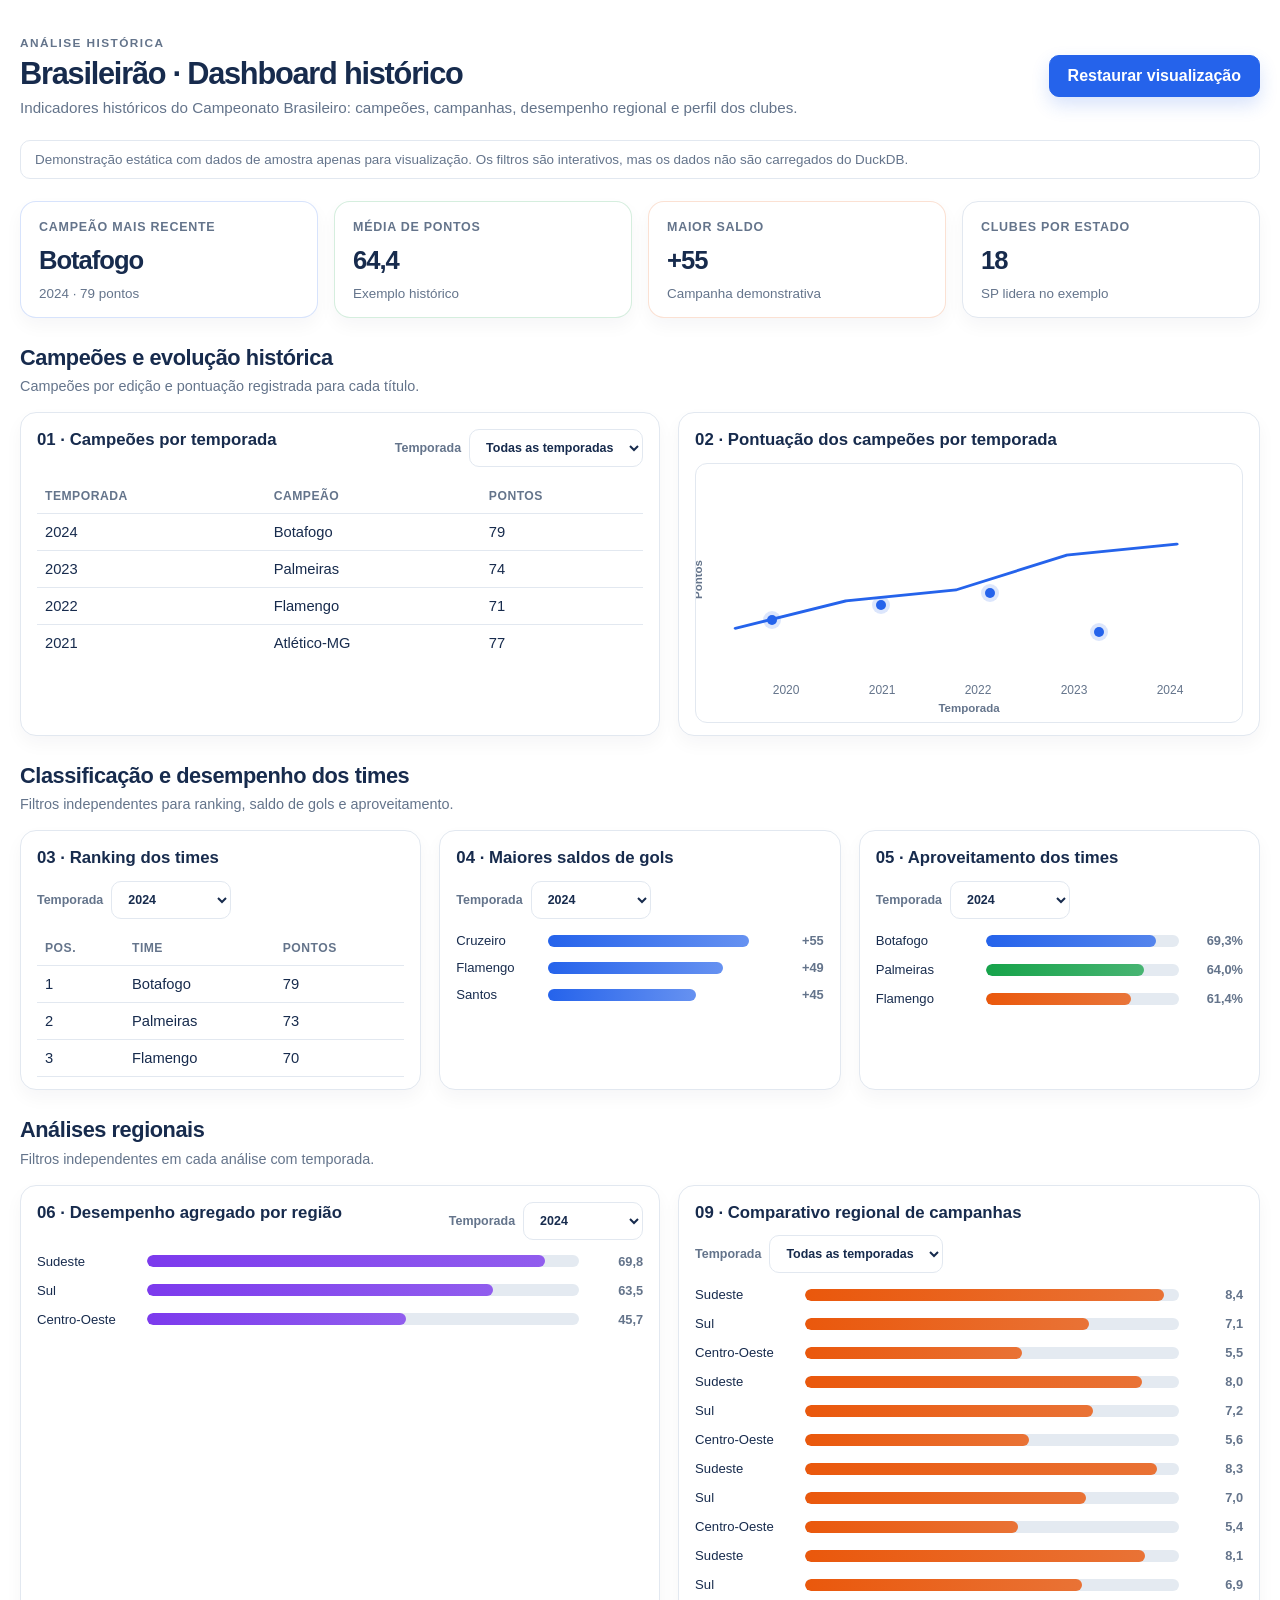
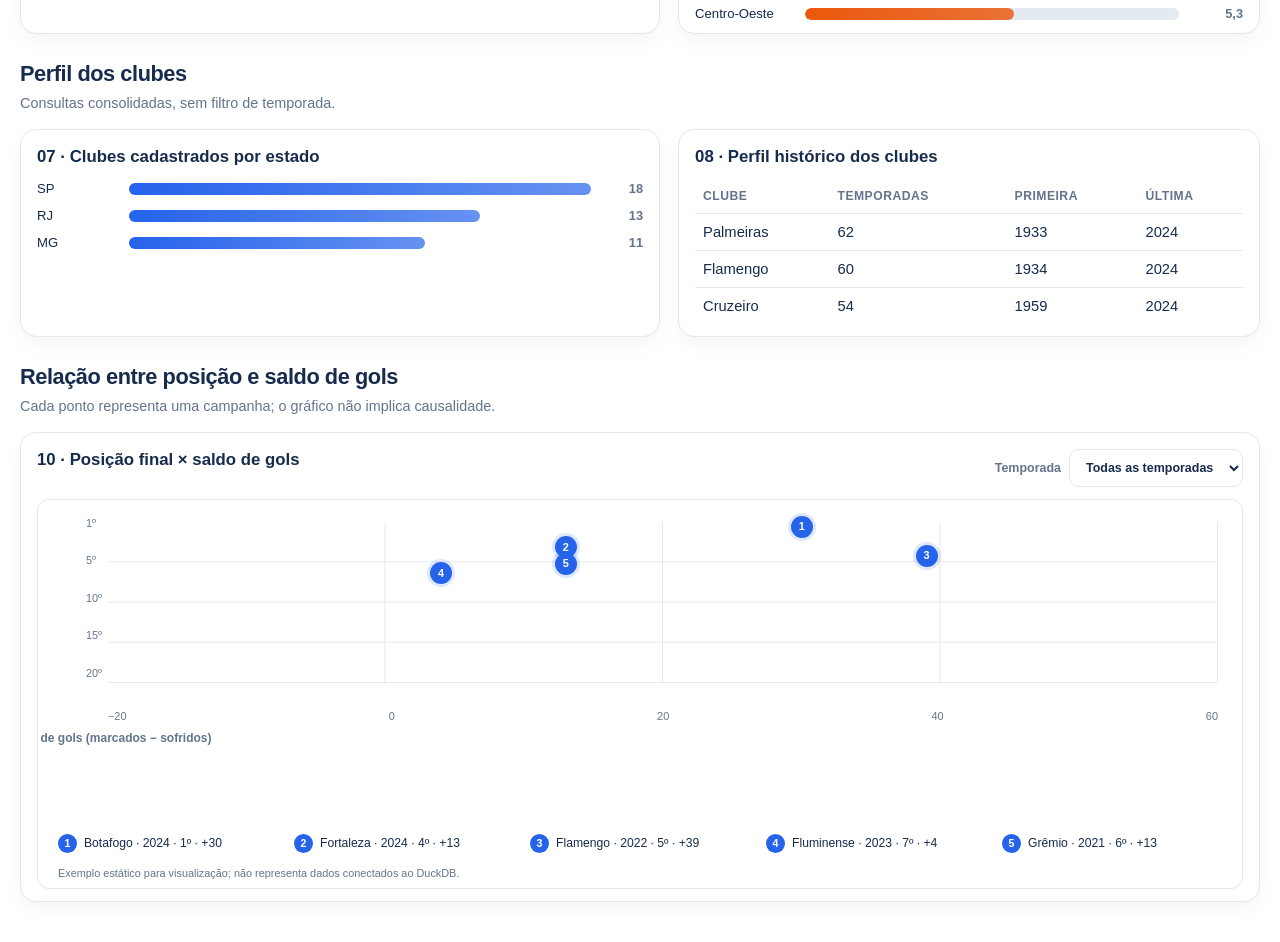
<file: index.html>
<!DOCTYPE html>
<html lang="pt-BR">
  <head>
    <meta charset="UTF-8" />
    <meta name="viewport" content="width=device-width, initial-scale=1.0" />
    <meta name="theme-color" content="#ffffff" />
    <title>Brasileirão · Dashboard histórico</title>
    <link rel="stylesheet" href="dashboard.css" />
  </head>
  <body>
    <div class="page-shell">
      <header class="topbar">
        <div class="brand-block">
          <p class="eyebrow">Análise histórica</p>
          <h1>Brasileirão · Dashboard histórico</h1>
          <p class="subtitle">Indicadores históricos do Campeonato Brasileiro: campeões, campanhas, desempenho regional e perfil dos clubes.</p>
        </div>
        <button type="button" class="refresh-btn" id="refresh-demo">Restaurar visualização</button>
      </header>

      <p class="demo-notice">Demonstração estática com dados de amostra apenas para visualização. Os filtros são interativos, mas os dados não são carregados do DuckDB.</p>

      <main class="dashboard">
        <section class="metrics-grid" aria-label="Indicadores principais">
          <article class="metric-card accent-blue">
            <span class="metric-label">Campeão mais recente</span>
            <strong class="metric-value">Botafogo</strong>
            <small class="metric-meta">2024 · 79 pontos</small>
          </article>
          <article class="metric-card accent-green">
            <span class="metric-label">Média de pontos</span>
            <strong class="metric-value">64,4</strong>
            <small class="metric-meta">Exemplo histórico</small>
          </article>
          <article class="metric-card accent-orange">
            <span class="metric-label">Maior saldo</span>
            <strong class="metric-value">+55</strong>
            <small class="metric-meta">Campanha demonstrativa</small>
          </article>
          <article class="metric-card accent-purple">
            <span class="metric-label">Clubes por estado</span>
            <strong class="metric-value">18</strong>
            <small class="metric-meta">SP lidera no exemplo</small>
          </article>
        </section>

        <section class="analysis-group">
          <div class="section-header">
            <div>
              <h2>Campeões e evolução histórica</h2>
              <p>Campeões por edição e pontuação registrada para cada título.</p>
            </div>
          </div>
          <div class="two-col-layout">
            <article class="panel">
              <div class="panel-header panel-heading-with-control">
                <h3>01 · Campeões por temporada</h3>
                <label class="panel-control">Temporada
                  <select data-filter="q1">
                    <option value="all">Todas as temporadas</option>
                    <option value="2024">2024</option>
                    <option value="2023">2023</option>
                    <option value="2022">2022</option>
                    <option value="2021">2021</option>
                  </select>
                </label>
              </div>
              <div class="table-wrap">
                <table>
                  <thead><tr><th>Temporada</th><th>Campeão</th><th>Pontos</th></tr></thead>
                  <tbody>
                    <tr data-season="2024"><td>2024</td><td>Botafogo</td><td>79</td></tr>
                    <tr data-season="2023"><td>2023</td><td>Palmeiras</td><td>74</td></tr>
                    <tr data-season="2022"><td>2022</td><td>Flamengo</td><td>71</td></tr>
                    <tr data-season="2021"><td>2021</td><td>Atlético-MG</td><td>77</td></tr>
                  </tbody>
                </table>
              </div>
            </article>

            <article class="panel">
              <div class="panel-header"><h3>02 · Pontuação dos campeões por temporada</h3></div>
              <div class="chart chart-line" role="img" aria-label="Gráfico ilustrativo da pontuação dos campeões por temporada">
                <span class="axis-label axis-x">Temporada</span>
                <span class="axis-label axis-y">Pontos</span>
                <div class="line-plot">
                  <span class="dot" style="--left: 10%; --bottom: 28%;"></span>
                  <span class="dot" style="--left: 32%; --bottom: 36%;"></span>
                  <span class="dot" style="--left: 54%; --bottom: 42%;"></span>
                  <span class="dot" style="--left: 76%; --bottom: 22%;"></span>
                  <svg viewBox="0 0 360 210" preserveAspectRatio="none" aria-hidden="true"><path d="M10,160 L90,130 L170,118 L250,80 L330,68" /></svg>
                </div>
                <div class="chart-years"><span>2020</span><span>2021</span><span>2022</span><span>2023</span><span>2024</span></div>
              </div>
            </article>
          </div>
        </section>

        <section class="analysis-group">
          <div class="section-header">
            <div>
              <h2>Classificação e desempenho dos times</h2>
              <p>Filtros independentes para ranking, saldo de gols e aproveitamento.</p>
            </div>
          </div>
          <div class="three-col-layout">
            <article class="panel">
              <div class="panel-header panel-heading-with-control">
                <h3>03 · Ranking dos times</h3>
                <label class="panel-control">Temporada
                  <select data-filter="q3" data-default="2024">
                    <option value="2024" selected>2024</option><option value="2023">2023</option><option value="2022">2022</option><option value="2021">2021</option>
                  </select>
                </label>
              </div>
              <div class="table-wrap">
                <table>
                  <thead><tr><th>Pos.</th><th>Time</th><th>Pontos</th></tr></thead>
                  <tbody>
                    <tr data-season="2024"><td>1</td><td>Botafogo</td><td>79</td></tr>
                    <tr data-season="2024"><td>2</td><td>Palmeiras</td><td>73</td></tr>
                    <tr data-season="2024"><td>3</td><td>Flamengo</td><td>70</td></tr>
                    <tr data-season="2023"><td>1</td><td>Palmeiras</td><td>70</td></tr>
                    <tr data-season="2023"><td>2</td><td>Grêmio</td><td>68</td></tr>
                    <tr data-season="2023"><td>3</td><td>Atlético-MG</td><td>66</td></tr>
                    <tr data-season="2022"><td>1</td><td>Palmeiras</td><td>81</td></tr>
                    <tr data-season="2022"><td>2</td><td>Internacional</td><td>73</td></tr>
                    <tr data-season="2022"><td>3</td><td>Fluminense</td><td>70</td></tr>
                    <tr data-season="2021"><td>1</td><td>Atlético-MG</td><td>84</td></tr>
                    <tr data-season="2021"><td>2</td><td>Flamengo</td><td>71</td></tr>
                    <tr data-season="2021"><td>3</td><td>Palmeiras</td><td>66</td></tr>
                  </tbody>
                </table>
              </div>
            </article>

            <article class="panel">
              <div class="panel-header panel-heading-with-control">
                <h3>04 · Maiores saldos de gols</h3>
                <label class="panel-control">Temporada
                  <select data-filter="q4" data-default="2024">
                    <option value="2024" selected>2024</option><option value="2023">2023</option><option value="2022">2022</option><option value="2021">2021</option>
                  </select>
                </label>
              </div>
              <div class="bar-chart">
                <div class="bar-item" data-season="2024"><span class="bar-label">Cruzeiro</span><span class="bar" style="--size:90%"></span><span class="bar-value">+55</span></div>
                <div class="bar-item" data-season="2024"><span class="bar-label">Flamengo</span><span class="bar" style="--size:78%"></span><span class="bar-value">+49</span></div>
                <div class="bar-item" data-season="2024"><span class="bar-label">Santos</span><span class="bar" style="--size:66%"></span><span class="bar-value">+45</span></div>
                <div class="bar-item" data-season="2023"><span class="bar-label">Palmeiras</span><span class="bar" style="--size:86%"></span><span class="bar-value">+31</span></div>
                <div class="bar-item" data-season="2023"><span class="bar-label">Grêmio</span><span class="bar" style="--size:71%"></span><span class="bar-value">+23</span></div>
                <div class="bar-item" data-season="2023"><span class="bar-label">Flamengo</span><span class="bar" style="--size:62%"></span><span class="bar-value">+18</span></div>
                <div class="bar-item" data-season="2022"><span class="bar-label">Palmeiras</span><span class="bar" style="--size:90%"></span><span class="bar-value">+39</span></div>
                <div class="bar-item" data-season="2022"><span class="bar-label">Flamengo</span><span class="bar" style="--size:72%"></span><span class="bar-value">+27</span></div>
                <div class="bar-item" data-season="2022"><span class="bar-label">Fluminense</span><span class="bar" style="--size:58%"></span><span class="bar-value">+19</span></div>
                <div class="bar-item" data-season="2021"><span class="bar-label">Atlético-MG</span><span class="bar" style="--size:90%"></span><span class="bar-value">+33</span></div>
                <div class="bar-item" data-season="2021"><span class="bar-label">Flamengo</span><span class="bar" style="--size:76%"></span><span class="bar-value">+33</span></div>
                <div class="bar-item" data-season="2021"><span class="bar-label">Palmeiras</span><span class="bar" style="--size:55%"></span><span class="bar-value">+15</span></div>
              </div>
            </article>

            <article class="panel">
              <div class="panel-header panel-heading-with-control">
                <h3>05 · Aproveitamento dos times</h3>
                <label class="panel-control">Temporada
                  <select data-filter="q5" data-default="2024">
                    <option value="2024" selected>2024</option><option value="2023">2023</option><option value="2022">2022</option><option value="2021">2021</option>
                  </select>
                </label>
              </div>
              <div class="bar-chart horizontal-bars">
                <div class="bar-line" data-season="2024"><span class="line-label">Botafogo</span><span class="line-track"><span class="line-fill" style="width:88%"></span></span><span class="line-value">69,3%</span></div>
                <div class="bar-line" data-season="2024"><span class="line-label">Palmeiras</span><span class="line-track"><span class="line-fill alt" style="width:82%"></span></span><span class="line-value">64,0%</span></div>
                <div class="bar-line" data-season="2024"><span class="line-label">Flamengo</span><span class="line-track"><span class="line-fill alt2" style="width:75%"></span></span><span class="line-value">61,4%</span></div>
                <div class="bar-line" data-season="2023"><span class="line-label">Palmeiras</span><span class="line-track"><span class="line-fill" style="width:86%"></span></span><span class="line-value">61,4%</span></div>
                <div class="bar-line" data-season="2023"><span class="line-label">Grêmio</span><span class="line-track"><span class="line-fill alt" style="width:80%"></span></span><span class="line-value">59,6%</span></div>
                <div class="bar-line" data-season="2023"><span class="line-label">Atlético-MG</span><span class="line-track"><span class="line-fill alt2" style="width:74%"></span></span><span class="line-value">57,9%</span></div>
                <div class="bar-line" data-season="2022"><span class="line-label">Palmeiras</span><span class="line-track"><span class="line-fill" style="width:90%"></span></span><span class="line-value">71,1%</span></div>
                <div class="bar-line" data-season="2022"><span class="line-label">Internacional</span><span class="line-track"><span class="line-fill alt" style="width:81%"></span></span><span class="line-value">64,0%</span></div>
                <div class="bar-line" data-season="2022"><span class="line-label">Fluminense</span><span class="line-track"><span class="line-fill alt2" style="width:75%"></span></span><span class="line-value">61,4%</span></div>
                <div class="bar-line" data-season="2021"><span class="line-label">Atlético-MG</span><span class="line-track"><span class="line-fill" style="width:90%"></span></span><span class="line-value">73,7%</span></div>
                <div class="bar-line" data-season="2021"><span class="line-label">Flamengo</span><span class="line-track"><span class="line-fill alt" style="width:79%"></span></span><span class="line-value">62,3%</span></div>
                <div class="bar-line" data-season="2021"><span class="line-label">Palmeiras</span><span class="line-track"><span class="line-fill alt2" style="width:73%"></span></span><span class="line-value">57,9%</span></div>
              </div>
            </article>
          </div>
        </section>

        <section class="analysis-group">
          <div class="section-header">
            <div>
              <h2>Análises regionais</h2>
              <p>Filtros independentes em cada análise com temporada.</p>
            </div>
          </div>
          <div class="two-col-layout">
            <article class="panel">
              <div class="panel-header panel-heading-with-control">
                <h3>06 · Desempenho agregado por região</h3>
                <label class="panel-control">Temporada
                  <select data-filter="q6" data-default="2024">
                    <option value="2024" selected>2024</option><option value="2023">2023</option><option value="2022">2022</option><option value="2021">2021</option>
                  </select>
                </label>
              </div>
              <div class="bar-chart horizontal-bars">
                <div class="bar-line" data-season="2024"><span class="line-label">Sudeste</span><span class="line-track"><span class="line-fill purple" style="width:92%"></span></span><span class="line-value">69,8</span></div>
                <div class="bar-line" data-season="2024"><span class="line-label">Sul</span><span class="line-track"><span class="line-fill purple" style="width:80%"></span></span><span class="line-value">63,5</span></div>
                <div class="bar-line" data-season="2024"><span class="line-label">Centro-Oeste</span><span class="line-track"><span class="line-fill purple" style="width:60%"></span></span><span class="line-value">45,7</span></div>
                <div class="bar-line" data-season="2023"><span class="line-label">Sudeste</span><span class="line-track"><span class="line-fill purple" style="width:90%"></span></span><span class="line-value">68,1</span></div>
                <div class="bar-line" data-season="2023"><span class="line-label">Sul</span><span class="line-track"><span class="line-fill purple" style="width:78%"></span></span><span class="line-value">61,2</span></div>
                <div class="bar-line" data-season="2023"><span class="line-label">Centro-Oeste</span><span class="line-track"><span class="line-fill purple" style="width:58%"></span></span><span class="line-value">44,3</span></div>
                <div class="bar-line" data-season="2022"><span class="line-label">Sudeste</span><span class="line-track"><span class="line-fill purple" style="width:94%"></span></span><span class="line-value">71,2</span></div>
                <div class="bar-line" data-season="2022"><span class="line-label">Sul</span><span class="line-track"><span class="line-fill purple" style="width:79%"></span></span><span class="line-value">62,0</span></div>
                <div class="bar-line" data-season="2022"><span class="line-label">Centro-Oeste</span><span class="line-track"><span class="line-fill purple" style="width:61%"></span></span><span class="line-value">46,1</span></div>
                <div class="bar-line" data-season="2021"><span class="line-label">Sudeste</span><span class="line-track"><span class="line-fill purple" style="width:89%"></span></span><span class="line-value">67,2</span></div>
                <div class="bar-line" data-season="2021"><span class="line-label">Sul</span><span class="line-track"><span class="line-fill purple" style="width:76%"></span></span><span class="line-value">59,8</span></div>
                <div class="bar-line" data-season="2021"><span class="line-label">Centro-Oeste</span><span class="line-track"><span class="line-fill purple" style="width:55%"></span></span><span class="line-value">42,6</span></div>
              </div>
            </article>

            <article class="panel">
              <div class="panel-header panel-heading-with-control">
                <h3>09 · Comparativo regional de campanhas</h3>
                <label class="panel-control">Temporada
                  <select data-filter="q9">
                    <option value="all">Todas as temporadas</option><option value="2024">2024</option><option value="2023">2023</option><option value="2022">2022</option><option value="2021">2021</option>
                  </select>
                </label>
              </div>
              <div class="bar-chart horizontal-bars">
                <div class="bar-line" data-season="2024"><span class="line-label">Sudeste</span><span class="line-track"><span class="line-fill orange" style="width:96%"></span></span><span class="line-value">8,4</span></div>
                <div class="bar-line" data-season="2024"><span class="line-label">Sul</span><span class="line-track"><span class="line-fill orange" style="width:76%"></span></span><span class="line-value">7,1</span></div>
                <div class="bar-line" data-season="2024"><span class="line-label">Centro-Oeste</span><span class="line-track"><span class="line-fill orange" style="width:58%"></span></span><span class="line-value">5,5</span></div>
                <div class="bar-line" data-season="2023"><span class="line-label">Sudeste</span><span class="line-track"><span class="line-fill orange" style="width:90%"></span></span><span class="line-value">8,0</span></div>
                <div class="bar-line" data-season="2023"><span class="line-label">Sul</span><span class="line-track"><span class="line-fill orange" style="width:77%"></span></span><span class="line-value">7,2</span></div>
                <div class="bar-line" data-season="2023"><span class="line-label">Centro-Oeste</span><span class="line-track"><span class="line-fill orange" style="width:60%"></span></span><span class="line-value">5,6</span></div>
                <div class="bar-line" data-season="2022"><span class="line-label">Sudeste</span><span class="line-track"><span class="line-fill orange" style="width:94%"></span></span><span class="line-value">8,3</span></div>
                <div class="bar-line" data-season="2022"><span class="line-label">Sul</span><span class="line-track"><span class="line-fill orange" style="width:75%"></span></span><span class="line-value">7,0</span></div>
                <div class="bar-line" data-season="2022"><span class="line-label">Centro-Oeste</span><span class="line-track"><span class="line-fill orange" style="width:57%"></span></span><span class="line-value">5,4</span></div>
                <div class="bar-line" data-season="2021"><span class="line-label">Sudeste</span><span class="line-track"><span class="line-fill orange" style="width:91%"></span></span><span class="line-value">8,1</span></div>
                <div class="bar-line" data-season="2021"><span class="line-label">Sul</span><span class="line-track"><span class="line-fill orange" style="width:74%"></span></span><span class="line-value">6,9</span></div>
                <div class="bar-line" data-season="2021"><span class="line-label">Centro-Oeste</span><span class="line-track"><span class="line-fill orange" style="width:56%"></span></span><span class="line-value">5,3</span></div>
              </div>
            </article>
          </div>
        </section>

        <section class="analysis-group">
          <div class="section-header">
            <div>
              <h2>Perfil dos clubes</h2>
              <p>Consultas consolidadas, sem filtro de temporada.</p>
            </div>
          </div>
          <div class="two-col-layout">
            <article class="panel">
              <div class="panel-header"><h3>07 · Clubes cadastrados por estado</h3></div>
              <div class="bar-chart">
                <div class="bar-item"><span class="bar-label">SP</span><span class="bar" style="--size:100%"></span><span class="bar-value">18</span></div>
                <div class="bar-item"><span class="bar-label">RJ</span><span class="bar" style="--size:76%"></span><span class="bar-value">13</span></div>
                <div class="bar-item"><span class="bar-label">MG</span><span class="bar" style="--size:64%"></span><span class="bar-value">11</span></div>
              </div>
            </article>
            <article class="panel">
              <div class="panel-header"><h3>08 · Perfil histórico dos clubes</h3></div>
              <div class="table-wrap">
                <table>
                  <thead><tr><th>Clube</th><th>Temporadas</th><th>Primeira</th><th>Última</th></tr></thead>
                  <tbody>
                    <tr><td>Palmeiras</td><td>62</td><td>1933</td><td>2024</td></tr>
                    <tr><td>Flamengo</td><td>60</td><td>1934</td><td>2024</td></tr>
                    <tr><td>Cruzeiro</td><td>54</td><td>1959</td><td>2024</td></tr>
                  </tbody>
                </table>
              </div>
            </article>
          </div>
        </section>

        <section class="analysis-group">
          <div class="section-header">
            <div>
              <h2>Relação entre posição e saldo de gols</h2>
              <p>Cada ponto representa uma campanha; o gráfico não implica causalidade.</p>
            </div>
          </div>
          <article class="panel">
            <div class="panel-header panel-heading-with-control">
              <h3>10 · Posição final × saldo de gols</h3>
              <label class="panel-control">Temporada
                <select data-filter="q10">
                  <option value="all">Todas as temporadas</option><option value="2024">2024</option><option value="2023">2023</option><option value="2022">2022</option><option value="2021">2021</option>
                </select>
              </label>
            </div>
            <div class="scatter" role="group" aria-label="Gráfico de amostra relacionando saldo de gols no eixo horizontal e posição final no eixo vertical. Cada ponto numerado corresponde a um time na legenda.">
              <span class="scatter-axis-title axis-y">Posição final (1º = melhor)</span>
              <div class="scatter-y-ticks" aria-hidden="true">
                <span>1º</span><span>5º</span><span>10º</span><span>15º</span><span>20º</span>
              </div>
              <div class="scatter-plot" aria-hidden="true">
                <div class="scatter-grid"></div>
                <span class="scatter-point" data-season="2024" style="left:62.5%;top:3%" title="Botafogo · 2024 · 1º lugar · saldo +30">1</span>
                <span class="scatter-point" data-season="2024" style="left:41.25%;top:16%" title="Fortaleza · 2024 · 4º lugar · saldo +13">2</span>
                <span class="scatter-point" data-season="2022" style="left:73.75%;top:21%" title="Flamengo · 2022 · 5º lugar · saldo +39">3</span>
                <span class="scatter-point" data-season="2023" style="left:30%;top:32%" title="Fluminense · 2023 · 7º lugar · saldo +4">4</span>
                <span class="scatter-point" data-season="2021" style="left:41.25%;top:26%" title="Grêmio · 2021 · 6º lugar · saldo +13">5</span>
              </div>
              <div class="scatter-x-ticks" aria-hidden="true">
                <span>−20</span><span>0</span><span>20</span><span>40</span><span>60</span>
              </div>
              <span class="scatter-axis-title axis-x">Saldo de gols (marcados − sofridos)</span>
              <div class="scatter-legend" aria-label="Legenda dos times">
                <span class="scatter-legend-item" data-season="2024"><span class="scatter-legend-number">1</span> Botafogo · 2024 · 1º · +30</span>
                <span class="scatter-legend-item" data-season="2024"><span class="scatter-legend-number">2</span> Fortaleza · 2024 · 4º · +13</span>
                <span class="scatter-legend-item" data-season="2022"><span class="scatter-legend-number">3</span> Flamengo · 2022 · 5º · +39</span>
                <span class="scatter-legend-item" data-season="2023"><span class="scatter-legend-number">4</span> Fluminense · 2023 · 7º · +4</span>
                <span class="scatter-legend-item" data-season="2021"><span class="scatter-legend-number">5</span> Grêmio · 2021 · 6º · +13</span>
              </div>
              <p class="scatter-note">Exemplo estático para visualização; não representa dados conectados ao DuckDB.</p>
            </div>
          </article>
        </section>
      </main>
    </div>
    <script src="dashboard.js"></script>
  </body>
</html>
</file>
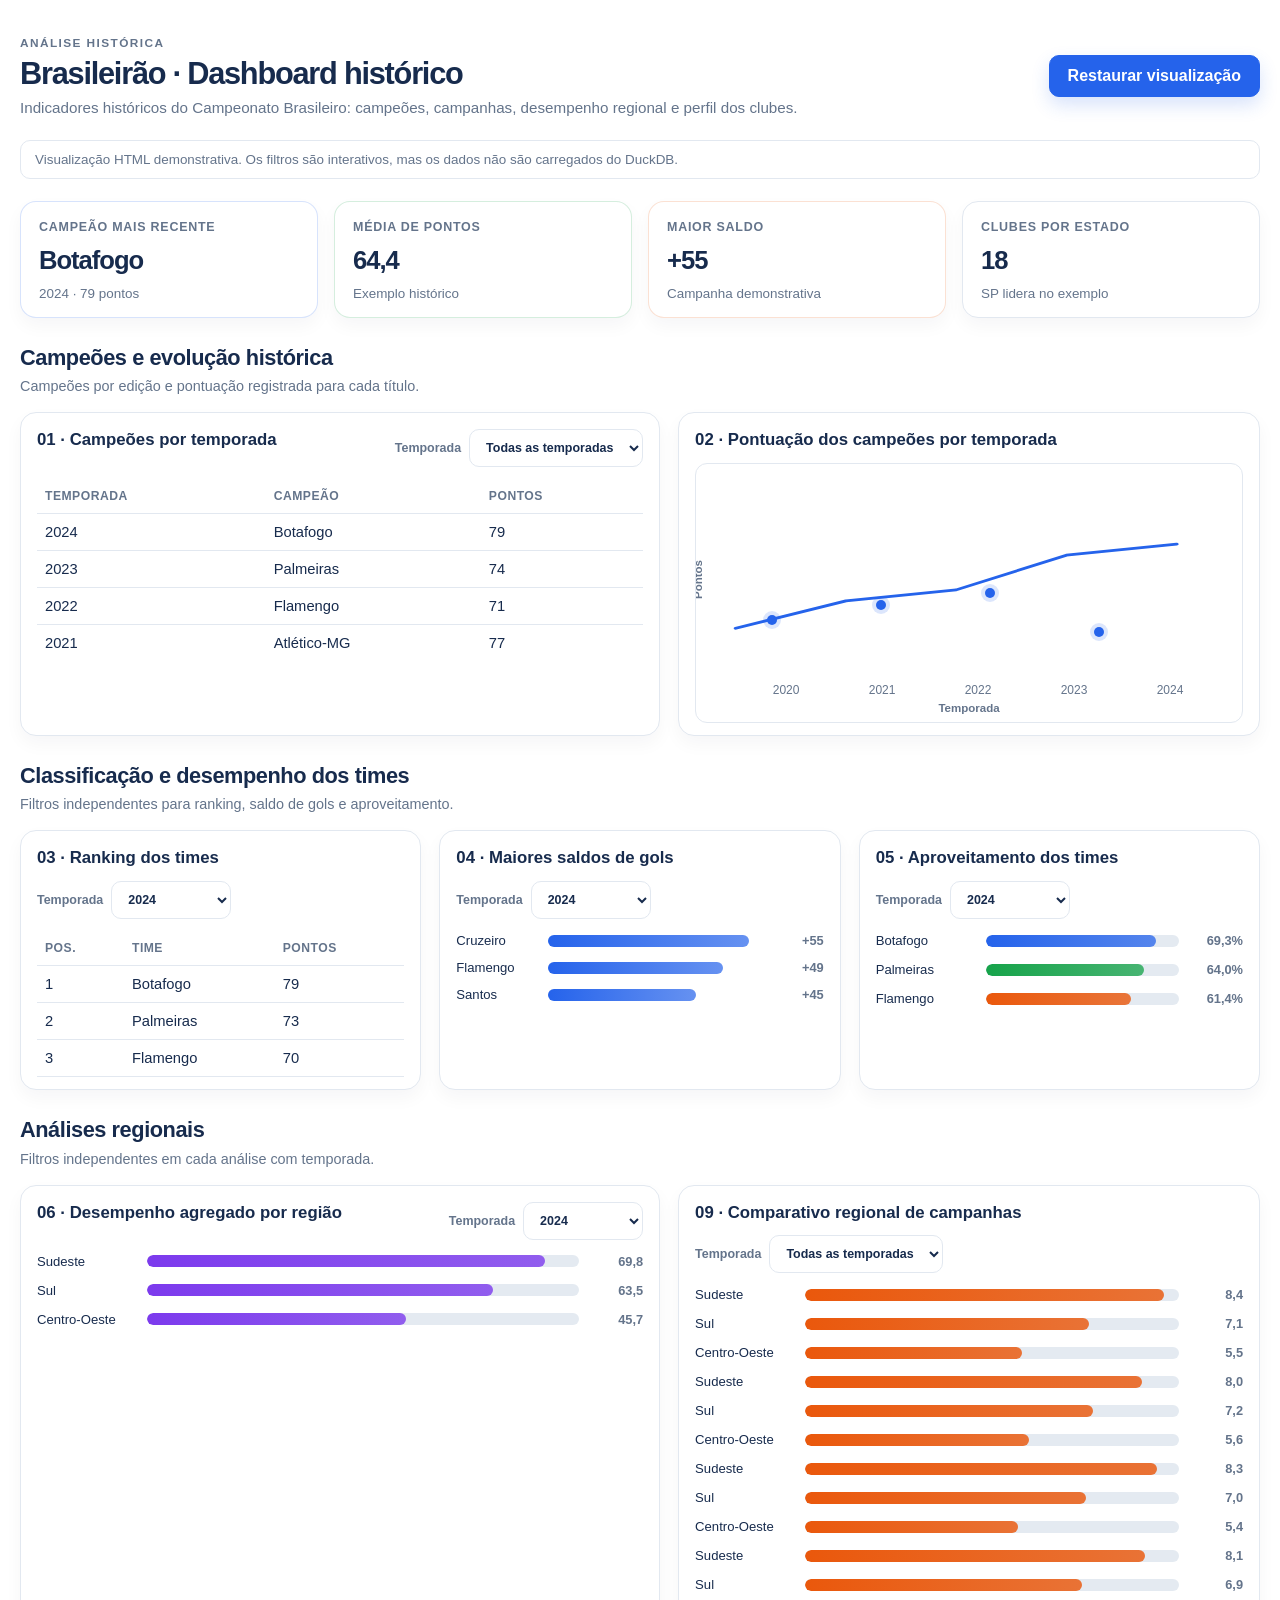
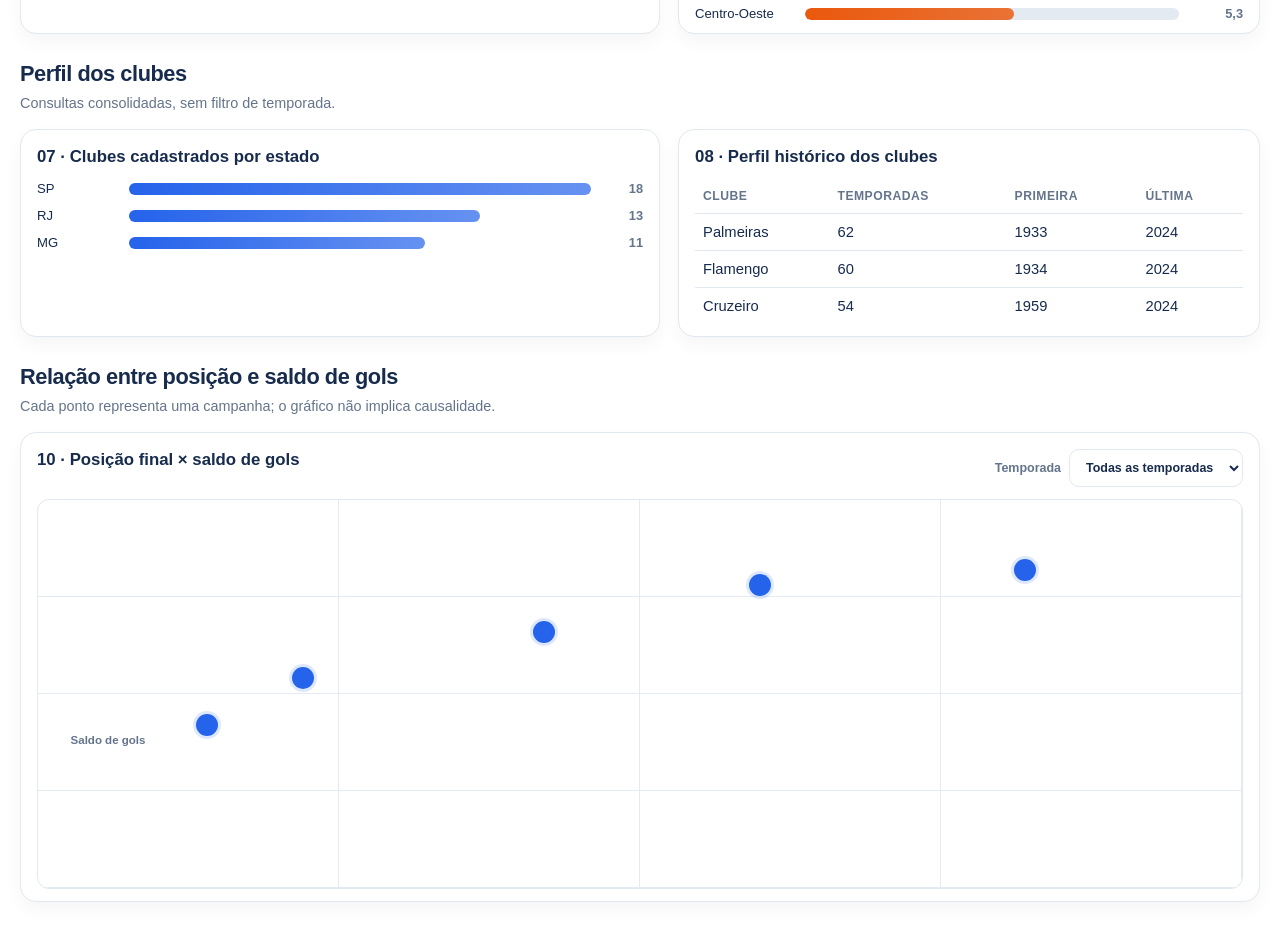
<file: dashboard.html>
<!DOCTYPE html>
<html lang="pt-BR">
  <head>
    <meta charset="UTF-8" />
    <meta name="viewport" content="width=device-width, initial-scale=1.0" />
    <meta name="theme-color" content="#ffffff" />
    <title>Brasileirão · Dashboard histórico</title>
    <link rel="stylesheet" href="dashboard.css" />
  </head>
  <body>
    <div class="page-shell">
      <header class="topbar">
        <div class="brand-block">
          <p class="eyebrow">Análise histórica</p>
          <h1>Brasileirão · Dashboard histórico</h1>
          <p class="subtitle">Indicadores históricos do Campeonato Brasileiro: campeões, campanhas, desempenho regional e perfil dos clubes.</p>
        </div>
        <button type="button" class="refresh-btn" id="refresh-demo">Restaurar visualização</button>
      </header>

      <p class="demo-notice">Visualização HTML demonstrativa. Os filtros são interativos, mas os dados não são carregados do DuckDB.</p>

      <main class="dashboard">
        <section class="metrics-grid" aria-label="Indicadores principais">
          <article class="metric-card accent-blue">
            <span class="metric-label">Campeão mais recente</span>
            <strong class="metric-value">Botafogo</strong>
            <small class="metric-meta">2024 · 79 pontos</small>
          </article>
          <article class="metric-card accent-green">
            <span class="metric-label">Média de pontos</span>
            <strong class="metric-value">64,4</strong>
            <small class="metric-meta">Exemplo histórico</small>
          </article>
          <article class="metric-card accent-orange">
            <span class="metric-label">Maior saldo</span>
            <strong class="metric-value">+55</strong>
            <small class="metric-meta">Campanha demonstrativa</small>
          </article>
          <article class="metric-card accent-purple">
            <span class="metric-label">Clubes por estado</span>
            <strong class="metric-value">18</strong>
            <small class="metric-meta">SP lidera no exemplo</small>
          </article>
        </section>

        <section class="analysis-group">
          <div class="section-header">
            <div>
              <h2>Campeões e evolução histórica</h2>
              <p>Campeões por edição e pontuação registrada para cada título.</p>
            </div>
          </div>
          <div class="two-col-layout">
            <article class="panel">
              <div class="panel-header panel-heading-with-control">
                <h3>01 · Campeões por temporada</h3>
                <label class="panel-control">Temporada
                  <select data-filter="q1">
                    <option value="all">Todas as temporadas</option>
                    <option value="2024">2024</option>
                    <option value="2023">2023</option>
                    <option value="2022">2022</option>
                    <option value="2021">2021</option>
                  </select>
                </label>
              </div>
              <div class="table-wrap">
                <table>
                  <thead><tr><th>Temporada</th><th>Campeão</th><th>Pontos</th></tr></thead>
                  <tbody>
                    <tr data-season="2024"><td>2024</td><td>Botafogo</td><td>79</td></tr>
                    <tr data-season="2023"><td>2023</td><td>Palmeiras</td><td>74</td></tr>
                    <tr data-season="2022"><td>2022</td><td>Flamengo</td><td>71</td></tr>
                    <tr data-season="2021"><td>2021</td><td>Atlético-MG</td><td>77</td></tr>
                  </tbody>
                </table>
              </div>
            </article>

            <article class="panel">
              <div class="panel-header"><h3>02 · Pontuação dos campeões por temporada</h3></div>
              <div class="chart chart-line" role="img" aria-label="Gráfico ilustrativo da pontuação dos campeões por temporada">
                <span class="axis-label axis-x">Temporada</span>
                <span class="axis-label axis-y">Pontos</span>
                <div class="line-plot">
                  <span class="dot" style="--left: 10%; --bottom: 28%;"></span>
                  <span class="dot" style="--left: 32%; --bottom: 36%;"></span>
                  <span class="dot" style="--left: 54%; --bottom: 42%;"></span>
                  <span class="dot" style="--left: 76%; --bottom: 22%;"></span>
                  <svg viewBox="0 0 360 210" preserveAspectRatio="none" aria-hidden="true"><path d="M10,160 L90,130 L170,118 L250,80 L330,68" /></svg>
                </div>
                <div class="chart-years"><span>2020</span><span>2021</span><span>2022</span><span>2023</span><span>2024</span></div>
              </div>
            </article>
          </div>
        </section>

        <section class="analysis-group">
          <div class="section-header">
            <div>
              <h2>Classificação e desempenho dos times</h2>
              <p>Filtros independentes para ranking, saldo de gols e aproveitamento.</p>
            </div>
          </div>
          <div class="three-col-layout">
            <article class="panel">
              <div class="panel-header panel-heading-with-control">
                <h3>03 · Ranking dos times</h3>
                <label class="panel-control">Temporada
                  <select data-filter="q3" data-default="2024">
                    <option value="2024" selected>2024</option><option value="2023">2023</option><option value="2022">2022</option><option value="2021">2021</option>
                  </select>
                </label>
              </div>
              <div class="table-wrap">
                <table>
                  <thead><tr><th>Pos.</th><th>Time</th><th>Pontos</th></tr></thead>
                  <tbody>
                    <tr data-season="2024"><td>1</td><td>Botafogo</td><td>79</td></tr>
                    <tr data-season="2024"><td>2</td><td>Palmeiras</td><td>73</td></tr>
                    <tr data-season="2024"><td>3</td><td>Flamengo</td><td>70</td></tr>
                    <tr data-season="2023"><td>1</td><td>Palmeiras</td><td>70</td></tr>
                    <tr data-season="2023"><td>2</td><td>Grêmio</td><td>68</td></tr>
                    <tr data-season="2023"><td>3</td><td>Atlético-MG</td><td>66</td></tr>
                    <tr data-season="2022"><td>1</td><td>Palmeiras</td><td>81</td></tr>
                    <tr data-season="2022"><td>2</td><td>Internacional</td><td>73</td></tr>
                    <tr data-season="2022"><td>3</td><td>Fluminense</td><td>70</td></tr>
                    <tr data-season="2021"><td>1</td><td>Atlético-MG</td><td>84</td></tr>
                    <tr data-season="2021"><td>2</td><td>Flamengo</td><td>71</td></tr>
                    <tr data-season="2021"><td>3</td><td>Palmeiras</td><td>66</td></tr>
                  </tbody>
                </table>
              </div>
            </article>

            <article class="panel">
              <div class="panel-header panel-heading-with-control">
                <h3>04 · Maiores saldos de gols</h3>
                <label class="panel-control">Temporada
                  <select data-filter="q4" data-default="2024">
                    <option value="2024" selected>2024</option><option value="2023">2023</option><option value="2022">2022</option><option value="2021">2021</option>
                  </select>
                </label>
              </div>
              <div class="bar-chart">
                <div class="bar-item" data-season="2024"><span class="bar-label">Cruzeiro</span><span class="bar" style="--size:90%"></span><span class="bar-value">+55</span></div>
                <div class="bar-item" data-season="2024"><span class="bar-label">Flamengo</span><span class="bar" style="--size:78%"></span><span class="bar-value">+49</span></div>
                <div class="bar-item" data-season="2024"><span class="bar-label">Santos</span><span class="bar" style="--size:66%"></span><span class="bar-value">+45</span></div>
                <div class="bar-item" data-season="2023"><span class="bar-label">Palmeiras</span><span class="bar" style="--size:86%"></span><span class="bar-value">+31</span></div>
                <div class="bar-item" data-season="2023"><span class="bar-label">Grêmio</span><span class="bar" style="--size:71%"></span><span class="bar-value">+23</span></div>
                <div class="bar-item" data-season="2023"><span class="bar-label">Flamengo</span><span class="bar" style="--size:62%"></span><span class="bar-value">+18</span></div>
                <div class="bar-item" data-season="2022"><span class="bar-label">Palmeiras</span><span class="bar" style="--size:90%"></span><span class="bar-value">+39</span></div>
                <div class="bar-item" data-season="2022"><span class="bar-label">Flamengo</span><span class="bar" style="--size:72%"></span><span class="bar-value">+27</span></div>
                <div class="bar-item" data-season="2022"><span class="bar-label">Fluminense</span><span class="bar" style="--size:58%"></span><span class="bar-value">+19</span></div>
                <div class="bar-item" data-season="2021"><span class="bar-label">Atlético-MG</span><span class="bar" style="--size:90%"></span><span class="bar-value">+33</span></div>
                <div class="bar-item" data-season="2021"><span class="bar-label">Flamengo</span><span class="bar" style="--size:76%"></span><span class="bar-value">+33</span></div>
                <div class="bar-item" data-season="2021"><span class="bar-label">Palmeiras</span><span class="bar" style="--size:55%"></span><span class="bar-value">+15</span></div>
              </div>
            </article>

            <article class="panel">
              <div class="panel-header panel-heading-with-control">
                <h3>05 · Aproveitamento dos times</h3>
                <label class="panel-control">Temporada
                  <select data-filter="q5" data-default="2024">
                    <option value="2024" selected>2024</option><option value="2023">2023</option><option value="2022">2022</option><option value="2021">2021</option>
                  </select>
                </label>
              </div>
              <div class="bar-chart horizontal-bars">
                <div class="bar-line" data-season="2024"><span class="line-label">Botafogo</span><span class="line-track"><span class="line-fill" style="width:88%"></span></span><span class="line-value">69,3%</span></div>
                <div class="bar-line" data-season="2024"><span class="line-label">Palmeiras</span><span class="line-track"><span class="line-fill alt" style="width:82%"></span></span><span class="line-value">64,0%</span></div>
                <div class="bar-line" data-season="2024"><span class="line-label">Flamengo</span><span class="line-track"><span class="line-fill alt2" style="width:75%"></span></span><span class="line-value">61,4%</span></div>
                <div class="bar-line" data-season="2023"><span class="line-label">Palmeiras</span><span class="line-track"><span class="line-fill" style="width:86%"></span></span><span class="line-value">61,4%</span></div>
                <div class="bar-line" data-season="2023"><span class="line-label">Grêmio</span><span class="line-track"><span class="line-fill alt" style="width:80%"></span></span><span class="line-value">59,6%</span></div>
                <div class="bar-line" data-season="2023"><span class="line-label">Atlético-MG</span><span class="line-track"><span class="line-fill alt2" style="width:74%"></span></span><span class="line-value">57,9%</span></div>
                <div class="bar-line" data-season="2022"><span class="line-label">Palmeiras</span><span class="line-track"><span class="line-fill" style="width:90%"></span></span><span class="line-value">71,1%</span></div>
                <div class="bar-line" data-season="2022"><span class="line-label">Internacional</span><span class="line-track"><span class="line-fill alt" style="width:81%"></span></span><span class="line-value">64,0%</span></div>
                <div class="bar-line" data-season="2022"><span class="line-label">Fluminense</span><span class="line-track"><span class="line-fill alt2" style="width:75%"></span></span><span class="line-value">61,4%</span></div>
                <div class="bar-line" data-season="2021"><span class="line-label">Atlético-MG</span><span class="line-track"><span class="line-fill" style="width:90%"></span></span><span class="line-value">73,7%</span></div>
                <div class="bar-line" data-season="2021"><span class="line-label">Flamengo</span><span class="line-track"><span class="line-fill alt" style="width:79%"></span></span><span class="line-value">62,3%</span></div>
                <div class="bar-line" data-season="2021"><span class="line-label">Palmeiras</span><span class="line-track"><span class="line-fill alt2" style="width:73%"></span></span><span class="line-value">57,9%</span></div>
              </div>
            </article>
          </div>
        </section>

        <section class="analysis-group">
          <div class="section-header">
            <div>
              <h2>Análises regionais</h2>
              <p>Filtros independentes em cada análise com temporada.</p>
            </div>
          </div>
          <div class="two-col-layout">
            <article class="panel">
              <div class="panel-header panel-heading-with-control">
                <h3>06 · Desempenho agregado por região</h3>
                <label class="panel-control">Temporada
                  <select data-filter="q6" data-default="2024">
                    <option value="2024" selected>2024</option><option value="2023">2023</option><option value="2022">2022</option><option value="2021">2021</option>
                  </select>
                </label>
              </div>
              <div class="bar-chart horizontal-bars">
                <div class="bar-line" data-season="2024"><span class="line-label">Sudeste</span><span class="line-track"><span class="line-fill purple" style="width:92%"></span></span><span class="line-value">69,8</span></div>
                <div class="bar-line" data-season="2024"><span class="line-label">Sul</span><span class="line-track"><span class="line-fill purple" style="width:80%"></span></span><span class="line-value">63,5</span></div>
                <div class="bar-line" data-season="2024"><span class="line-label">Centro-Oeste</span><span class="line-track"><span class="line-fill purple" style="width:60%"></span></span><span class="line-value">45,7</span></div>
                <div class="bar-line" data-season="2023"><span class="line-label">Sudeste</span><span class="line-track"><span class="line-fill purple" style="width:90%"></span></span><span class="line-value">68,1</span></div>
                <div class="bar-line" data-season="2023"><span class="line-label">Sul</span><span class="line-track"><span class="line-fill purple" style="width:78%"></span></span><span class="line-value">61,2</span></div>
                <div class="bar-line" data-season="2023"><span class="line-label">Centro-Oeste</span><span class="line-track"><span class="line-fill purple" style="width:58%"></span></span><span class="line-value">44,3</span></div>
                <div class="bar-line" data-season="2022"><span class="line-label">Sudeste</span><span class="line-track"><span class="line-fill purple" style="width:94%"></span></span><span class="line-value">71,2</span></div>
                <div class="bar-line" data-season="2022"><span class="line-label">Sul</span><span class="line-track"><span class="line-fill purple" style="width:79%"></span></span><span class="line-value">62,0</span></div>
                <div class="bar-line" data-season="2022"><span class="line-label">Centro-Oeste</span><span class="line-track"><span class="line-fill purple" style="width:61%"></span></span><span class="line-value">46,1</span></div>
                <div class="bar-line" data-season="2021"><span class="line-label">Sudeste</span><span class="line-track"><span class="line-fill purple" style="width:89%"></span></span><span class="line-value">67,2</span></div>
                <div class="bar-line" data-season="2021"><span class="line-label">Sul</span><span class="line-track"><span class="line-fill purple" style="width:76%"></span></span><span class="line-value">59,8</span></div>
                <div class="bar-line" data-season="2021"><span class="line-label">Centro-Oeste</span><span class="line-track"><span class="line-fill purple" style="width:55%"></span></span><span class="line-value">42,6</span></div>
              </div>
            </article>

            <article class="panel">
              <div class="panel-header panel-heading-with-control">
                <h3>09 · Comparativo regional de campanhas</h3>
                <label class="panel-control">Temporada
                  <select data-filter="q9">
                    <option value="all">Todas as temporadas</option><option value="2024">2024</option><option value="2023">2023</option><option value="2022">2022</option><option value="2021">2021</option>
                  </select>
                </label>
              </div>
              <div class="bar-chart horizontal-bars">
                <div class="bar-line" data-season="2024"><span class="line-label">Sudeste</span><span class="line-track"><span class="line-fill orange" style="width:96%"></span></span><span class="line-value">8,4</span></div>
                <div class="bar-line" data-season="2024"><span class="line-label">Sul</span><span class="line-track"><span class="line-fill orange" style="width:76%"></span></span><span class="line-value">7,1</span></div>
                <div class="bar-line" data-season="2024"><span class="line-label">Centro-Oeste</span><span class="line-track"><span class="line-fill orange" style="width:58%"></span></span><span class="line-value">5,5</span></div>
                <div class="bar-line" data-season="2023"><span class="line-label">Sudeste</span><span class="line-track"><span class="line-fill orange" style="width:90%"></span></span><span class="line-value">8,0</span></div>
                <div class="bar-line" data-season="2023"><span class="line-label">Sul</span><span class="line-track"><span class="line-fill orange" style="width:77%"></span></span><span class="line-value">7,2</span></div>
                <div class="bar-line" data-season="2023"><span class="line-label">Centro-Oeste</span><span class="line-track"><span class="line-fill orange" style="width:60%"></span></span><span class="line-value">5,6</span></div>
                <div class="bar-line" data-season="2022"><span class="line-label">Sudeste</span><span class="line-track"><span class="line-fill orange" style="width:94%"></span></span><span class="line-value">8,3</span></div>
                <div class="bar-line" data-season="2022"><span class="line-label">Sul</span><span class="line-track"><span class="line-fill orange" style="width:75%"></span></span><span class="line-value">7,0</span></div>
                <div class="bar-line" data-season="2022"><span class="line-label">Centro-Oeste</span><span class="line-track"><span class="line-fill orange" style="width:57%"></span></span><span class="line-value">5,4</span></div>
                <div class="bar-line" data-season="2021"><span class="line-label">Sudeste</span><span class="line-track"><span class="line-fill orange" style="width:91%"></span></span><span class="line-value">8,1</span></div>
                <div class="bar-line" data-season="2021"><span class="line-label">Sul</span><span class="line-track"><span class="line-fill orange" style="width:74%"></span></span><span class="line-value">6,9</span></div>
                <div class="bar-line" data-season="2021"><span class="line-label">Centro-Oeste</span><span class="line-track"><span class="line-fill orange" style="width:56%"></span></span><span class="line-value">5,3</span></div>
              </div>
            </article>
          </div>
        </section>

        <section class="analysis-group">
          <div class="section-header">
            <div>
              <h2>Perfil dos clubes</h2>
              <p>Consultas consolidadas, sem filtro de temporada.</p>
            </div>
          </div>
          <div class="two-col-layout">
            <article class="panel">
              <div class="panel-header"><h3>07 · Clubes cadastrados por estado</h3></div>
              <div class="bar-chart">
                <div class="bar-item"><span class="bar-label">SP</span><span class="bar" style="--size:100%"></span><span class="bar-value">18</span></div>
                <div class="bar-item"><span class="bar-label">RJ</span><span class="bar" style="--size:76%"></span><span class="bar-value">13</span></div>
                <div class="bar-item"><span class="bar-label">MG</span><span class="bar" style="--size:64%"></span><span class="bar-value">11</span></div>
              </div>
            </article>
            <article class="panel">
              <div class="panel-header"><h3>08 · Perfil histórico dos clubes</h3></div>
              <div class="table-wrap">
                <table>
                  <thead><tr><th>Clube</th><th>Temporadas</th><th>Primeira</th><th>Última</th></tr></thead>
                  <tbody>
                    <tr><td>Palmeiras</td><td>62</td><td>1933</td><td>2024</td></tr>
                    <tr><td>Flamengo</td><td>60</td><td>1934</td><td>2024</td></tr>
                    <tr><td>Cruzeiro</td><td>54</td><td>1959</td><td>2024</td></tr>
                  </tbody>
                </table>
              </div>
            </article>
          </div>
        </section>

        <section class="analysis-group">
          <div class="section-header">
            <div>
              <h2>Relação entre posição e saldo de gols</h2>
              <p>Cada ponto representa uma campanha; o gráfico não implica causalidade.</p>
            </div>
          </div>
          <article class="panel">
            <div class="panel-header panel-heading-with-control">
              <h3>10 · Posição final × saldo de gols</h3>
              <label class="panel-control">Temporada
                <select data-filter="q10">
                  <option value="all">Todas as temporadas</option><option value="2024">2024</option><option value="2023">2023</option><option value="2022">2022</option><option value="2021">2021</option>
                </select>
              </label>
            </div>
            <div class="scatter" role="img" aria-label="Gráfico demonstrativo de posição final e saldo de gols">
              <div class="scatter-grid"><span></span><span></span><span></span><span></span><span></span></div>
              <span class="scatter-point" data-season="2024" style="left:14%;top:58%" title="Campanha 2024"></span>
              <span class="scatter-point" data-season="2023" style="left:22%;top:46%" title="Campanha 2023"></span>
              <span class="scatter-point" data-season="2022" style="left:42%;top:34%" title="Campanha 2022"></span>
              <span class="scatter-point" data-season="2021" style="left:60%;top:22%" title="Campanha 2021"></span>
              <span class="scatter-point" data-season="2024" style="left:82%;top:18%" title="Outra campanha 2024"></span>
              <span class="axis-label axis-x">Saldo de gols</span>
              <span class="axis-label axis-y">Posição final</span>
            </div>
          </article>
        </section>
      </main>
    </div>
    <script src="dashboard.js"></script>
  </body>
</html>
</file>
<file: dashboard.css>
:root {
  --bg: #ffffff;
  --canvas: #ffffff;
  --ink: #172b4d;
  --muted: #64748b;
  --line: #e2e8f0;
  --blue: #2563eb;
  --blue-strong: #1d4ed8;
  --green: #16a34a;
  --orange: #ea580c;
  --purple: #7c3aed;
  --red: #dc2626;
  --shadow: rgba(15, 23, 42, 0.04);
}

* {
  box-sizing: border-box;
}

html {
  font-size: 16px;
}

body {
  margin: 0;
  font-family: "Inter", "Segoe UI", "Roboto", Arial, sans-serif;
  background: var(--bg);
  color: var(--ink);
  overflow-x: hidden;
}

button,
select {
  font: inherit;
}

.page-shell {
  max-width: 1500px;
  margin: 0 auto;
  padding: 28px 20px 40px;
}

.topbar {
  display: flex;
  align-items: center;
  justify-content: space-between;
  gap: 24px;
  padding: 8px 0 24px;
}

.brand-block {
  display: grid;
  gap: 6px;
}

.eyebrow {
  margin: 0;
  color: var(--muted);
  font-size: 0.74rem;
  letter-spacing: 0.12em;
  text-transform: uppercase;
  font-weight: 700;
}

h1 {
  margin: 0;
  font-size: clamp(1.9rem, 2.4vw, 2.5rem);
  line-height: 1.2;
  letter-spacing: -0.04em;
}

.subtitle {
  margin: 0;
  color: var(--muted);
  font-size: 0.95rem;
}

.demo-notice {
  margin: 0 0 22px;
  padding: 11px 14px;
  border: 1px solid var(--line);
  border-radius: 10px;
  background: #ffffff;
  color: var(--muted);
  font-size: 0.84rem;
}

.header-controls {
  display: flex;
  align-items: center;
  gap: 14px;
  flex-wrap: wrap;
}

select {
  height: 42px;
  border: 1px solid var(--line);
  border-radius: 10px;
  background: var(--canvas);
  color: var(--ink);
  padding: 0 12px;
  min-width: 180px;
}

button {
  height: 42px;
  padding: 0 18px;
  border: 1px solid var(--blue);
  border-radius: 10px;
  background: var(--blue);
  color: #ffffff;
  font-weight: 600;
  cursor: pointer;
  box-shadow: 0 8px 18px rgba(37, 99, 235, 0.18);
  transition: background 0.2s ease, transform 0.2s ease;
}

button:hover {
  background: var(--blue-strong);
}

button:active {
  transform: translateY(1px);
}

.dashboard {
  display: grid;
  gap: 26px;
}

.analysis-group {
  display: grid;
  gap: 18px;
}

.section-header {
  display: flex;
  align-items: end;
  justify-content: space-between;
  gap: 16px;
  flex-wrap: wrap;
}

.section-header h2 {
  margin: 0;
  font-size: clamp(1.2rem, 1.7vw, 1.6rem);
  line-height: 1.3;
  letter-spacing: -0.02em;
}

.section-header p {
  margin: 6px 0 0;
  color: var(--muted);
  font-size: 0.9rem;
}

.section-filter {
  display: flex;
  align-items: center;
  justify-content: flex-end;
}

.section-filter label {
  display: flex;
  align-items: center;
  gap: 10px;
  color: var(--muted);
  font-size: 0.78rem;
  font-weight: 600;
}

.muted-filter {
  color: var(--muted);
  font-size: 0.78rem;
  font-weight: 600;
}

.metrics-grid {
  display: grid;
  grid-template-columns: repeat(4, minmax(200px, 1fr));
  gap: 16px;
}

.metric-card {
  background: var(--canvas);
  border: 1px solid var(--line);
  border-radius: 16px;
  padding: 18px 18px 16px;
  box-shadow: 0 8px 18px var(--shadow);
  display: flex;
  flex-direction: column;
  gap: 12px;
}

.metric-card.accent-blue {
  border-color: rgba(37, 99, 235, 0.18);
}

.metric-card.accent-green {
  border-color: rgba(22, 163, 74, 0.18);
}

.metric-card.accent-orange {
  border-color: rgba(234, 88, 12, 0.18);
}

.metric-label {
  color: var(--muted);
  font-size: 0.78rem;
  font-weight: 600;
  text-transform: uppercase;
  letter-spacing: 0.06em;
}

.metric-value {
  font-size: clamp(1.6rem, 2vw, 2rem);
  line-height: 1.1;
  letter-spacing: -0.04em;
}

.metric-meta {
  color: var(--muted);
  font-size: 0.84rem;
}

.two-col-layout,
.three-col-layout {
  display: grid;
  gap: 18px;
}

.two-col-layout {
  grid-template-columns: minmax(0, 1.1fr) minmax(0, 1fr);
}

.three-col-layout {
  grid-template-columns: repeat(3, minmax(0, 1fr));
}

.panel {
  background: var(--canvas);
  border: 1px solid var(--line);
  border-radius: 16px;
  padding: 16px 16px 12px;
  box-shadow: 0 8px 18px var(--shadow);
}

.panel-header {
  margin-bottom: 12px;
}

.panel-heading-with-control {
  display: flex;
  align-items: flex-start;
  justify-content: space-between;
  gap: 12px;
  flex-wrap: wrap;
}

.panel-control {
  display: flex;
  align-items: center;
  gap: 8px;
  color: var(--muted);
  font-size: 0.78rem;
  font-weight: 600;
}

.panel-control select {
  min-width: 120px;
  height: 38px;
}

.table-wrap {
  width: 100%;
  overflow-x: auto;
}

.panel-header h3 {
  margin: 0;
  font-size: 1.05rem;
  line-height: 1.3;
}

table {
  width: 100%;
  border-collapse: collapse;
  font-size: 0.92rem;
}

th,
td {
  padding: 10px 8px;
  text-align: left;
  border-bottom: 1px solid var(--line);
}

th {
  color: var(--muted);
  font-size: 0.76rem;
  letter-spacing: 0.04em;
  text-transform: uppercase;
  font-weight: 700;
}

tbody tr:last-child td {
  border-bottom: none;
}

.chart {
  position: relative;
  height: 260px;
  border: 1px solid var(--line);
  border-radius: 12px;
  background: #ffffff;
  overflow: hidden;
}

.axis-label {
  position: absolute;
  color: var(--muted);
  font-size: 0.72rem;
  font-weight: 600;
}

.axis-x {
  left: 50%;
  bottom: 8px;
  transform: translateX(-50%);
}

.axis-y {
  left: 8px;
  top: 50%;
  transform: rotate(-90deg) translateY(-50%);
  transform-origin: left center;
}

.line-plot {
  position: absolute;
  inset: 18px 24px 48px 26px;
}

.chart-years {
  position: absolute;
  right: 24px;
  bottom: 25px;
  left: 42px;
  display: grid;
  grid-template-columns: repeat(5, minmax(0, 1fr));
  color: var(--muted);
  font-size: 0.75rem;
  line-height: 1.2;
  text-align: center;
}

.chart-years span {
  white-space: nowrap;
}

.line-plot svg {
  position: absolute;
  inset: 0;
  width: 100%;
  height: 100%;
}

.line-plot path {
  fill: none;
  stroke: var(--blue);
  stroke-width: 3;
  stroke-linecap: round;
  stroke-linejoin: round;
}

.dot {
  position: absolute;
  left: var(--left);
  bottom: var(--bottom);
  width: 10px;
  height: 10px;
  border-radius: 50%;
  background: var(--blue);
  box-shadow: 0 0 0 4px rgba(37, 99, 235, 0.16);
  transform: translate(-50%, 50%);
}

.bar-chart {
  display: flex;
  flex-direction: column;
  gap: 12px;
  padding-top: 2px;
}

.bar-item {
  display: grid;
  grid-template-columns: 82px 1fr 42px;
  align-items: center;
  gap: 10px;
}

.bar-label,
.line-label {
  font-size: 0.82rem;
  color: var(--ink);
  white-space: nowrap;
  overflow: hidden;
  text-overflow: ellipsis;
}

.bar {
  display: block;
  height: 12px;
  background: linear-gradient(90deg, var(--blue), rgba(37, 99, 235, 0.7));
  border-radius: 999px;
  width: var(--size);
}

.bar-value,
.line-value {
  text-align: right;
  font-size: 0.8rem;
  color: var(--muted);
  font-weight: 600;
}

.horizontal-bars {
  gap: 14px;
}

.bar-line {
  display: grid;
  grid-template-columns: 100px 1fr 54px;
  align-items: center;
  gap: 10px;
}

.line-track {
  display: block;
  width: 100%;
  height: 12px;
  background: rgba(226, 232, 240, 0.9);
  border-radius: 999px;
  overflow: hidden;
}

.line-fill {
  display: block;
  height: 100%;
  border-radius: inherit;
  background: linear-gradient(90deg, var(--blue), rgba(37, 99, 235, 0.75));
}

.line-fill.alt {
  background: linear-gradient(90deg, var(--green), rgba(22, 163, 74, 0.76));
}

.line-fill.alt2 {
  background: linear-gradient(90deg, var(--orange), rgba(234, 88, 12, 0.8));
}

.line-fill.purple {
  background: linear-gradient(90deg, var(--purple), rgba(124, 58, 237, 0.8));
}

.line-fill.orange {
  background: linear-gradient(90deg, var(--orange), rgba(234, 88, 12, 0.82));
}

.scatter {
  position: relative;
  min-height: 390px;
  border: 1px solid var(--line);
  border-radius: 12px;
  background: #ffffff;
  overflow: hidden;
}

.scatter-axis-title {
  position: absolute;
  color: var(--muted);
  font-size: 0.75rem;
  font-weight: 600;
  line-height: 1.2;
}

.scatter .axis-y {
  left: 16px;
  top: 34%;
  transform: translate(-50%, -50%) rotate(-90deg);
  white-space: nowrap;
}

.scatter .axis-x {
  right: 24px;
  bottom: 142px;
  left: 70px;
  text-align: center;
}

.scatter-plot {
  position: absolute;
  inset: 22px 24px 205px 70px;
}

.scatter-grid {
  position: absolute;
  inset: 0;
  background-image:
    linear-gradient(to right, transparent calc(100% - 1px), rgba(226, 232, 240, 0.9) 0),
    linear-gradient(to bottom, transparent calc(100% - 1px), rgba(226, 232, 240, 0.9) 0);
  background-size: 25% 25%;
  background-repeat: repeat;
}

.scatter-point {
  position: absolute;
  display: grid;
  width: 22px;
  height: 22px;
  place-items: center;
  border-radius: 50%;
  background: var(--blue);
  box-shadow: 0 0 0 3px rgba(37, 99, 235, 0.15);
  color: #ffffff;
  font-size: 0.68rem;
  font-weight: 700;
  line-height: 1;
  transform: translate(-50%, -50%);
  z-index: 1;
}

.scatter-y-ticks {
  position: absolute;
  top: 22px;
  bottom: 205px;
  left: 48px;
  display: flex;
  flex-direction: column;
  justify-content: space-between;
  color: var(--muted);
  font-size: 0.68rem;
  line-height: 1;
  transform: translateY(-0.35em);
}

.scatter-x-ticks {
  position: absolute;
  right: 24px;
  bottom: 166px;
  left: 70px;
  display: flex;
  justify-content: space-between;
  color: var(--muted);
  font-size: 0.68rem;
  line-height: 1;
}

.scatter-legend {
  position: absolute;
  right: 20px;
  bottom: 35px;
  left: 20px;
  display: grid;
  grid-template-columns: repeat(auto-fit, minmax(210px, 1fr));
  gap: 8px 16px;
  color: var(--ink);
  font-size: 0.76rem;
  line-height: 1.35;
}

.scatter-legend-item {
  display: flex;
  align-items: center;
  gap: 7px;
}

.scatter-legend-number {
  display: inline-grid;
  width: 19px;
  height: 19px;
  flex: 0 0 19px;
  place-items: center;
  border-radius: 50%;
  background: var(--blue);
  color: #ffffff;
  font-size: 0.66rem;
  font-weight: 700;
}

.scatter-note {
  position: absolute;
  right: 20px;
  bottom: 8px;
  left: 20px;
  margin: 0;
  color: var(--muted);
  font-size: 0.68rem;
  line-height: 1.2;
}

.p1 { left: 14%; top: 58%; }
.p2 { left: 22%; top: 46%; }
.p3 { left: 42%; top: 34%; }
.p4 { left: 60%; top: 22%; }
.p5 { left: 82%; top: 18%; }

.single-panel {
  margin-top: 2px;
}

[hidden] {
  display: none !important;
}

select:focus-visible,
button:focus-visible {
  outline: 3px solid var(--blue-strong);
  outline-offset: 2px;
}

@media (max-width: 1080px) {
  .metrics-grid {
    grid-template-columns: repeat(2, minmax(180px, 1fr));
  }

  .two-col-layout,
  .three-col-layout {
    grid-template-columns: 1fr;
  }
}

@media (max-width: 620px) {
  .page-shell {
    padding-left: 12px;
    padding-right: 12px;
  }

  .topbar {
    flex-direction: column;
    align-items: flex-start;
  }

  .header-controls {
    width: 100%;
  }

  .section-header {
    align-items: flex-start;
  }

  .section-filter {
    width: 100%;
    justify-content: flex-start;
  }

  .section-filter label {
    flex-direction: column;
    align-items: flex-start;
  }

  .panel-heading-with-control {
    flex-direction: column;
    align-items: stretch;
  }

  .panel-control {
    flex-direction: column;
    align-items: flex-start;
  }

  select,
  button {
    width: 100%;
  }

  .metrics-grid {
    grid-template-columns: 1fr;
  }

  .bar-item {
    grid-template-columns: 70px 1fr 38px;
  }

  .bar-line {
    grid-template-columns: 80px 1fr 44px;
  }

  .chart-years {
    font-size: 0.65rem;
  }

  .scatter {
    min-height: 460px;
  }

  .scatter-plot {
    right: 16px;
    bottom: 280px;
    left: 62px;
  }

  .scatter-y-ticks {
    bottom: 280px;
    left: 40px;
  }

  .scatter .axis-x,
  .scatter-x-ticks {
    right: 16px;
    left: 62px;
  }

  .scatter .axis-x {
    bottom: 217px;
  }

  .scatter-x-ticks {
    bottom: 241px;
  }

  .scatter-legend {
    right: 12px;
    bottom: 36px;
    left: 12px;
    grid-template-columns: 1fr;
    gap: 5px;
    font-size: 0.72rem;
  }

  .scatter-note {
    right: 12px;
    left: 12px;
    font-size: 0.64rem;
  }
}
</file>
